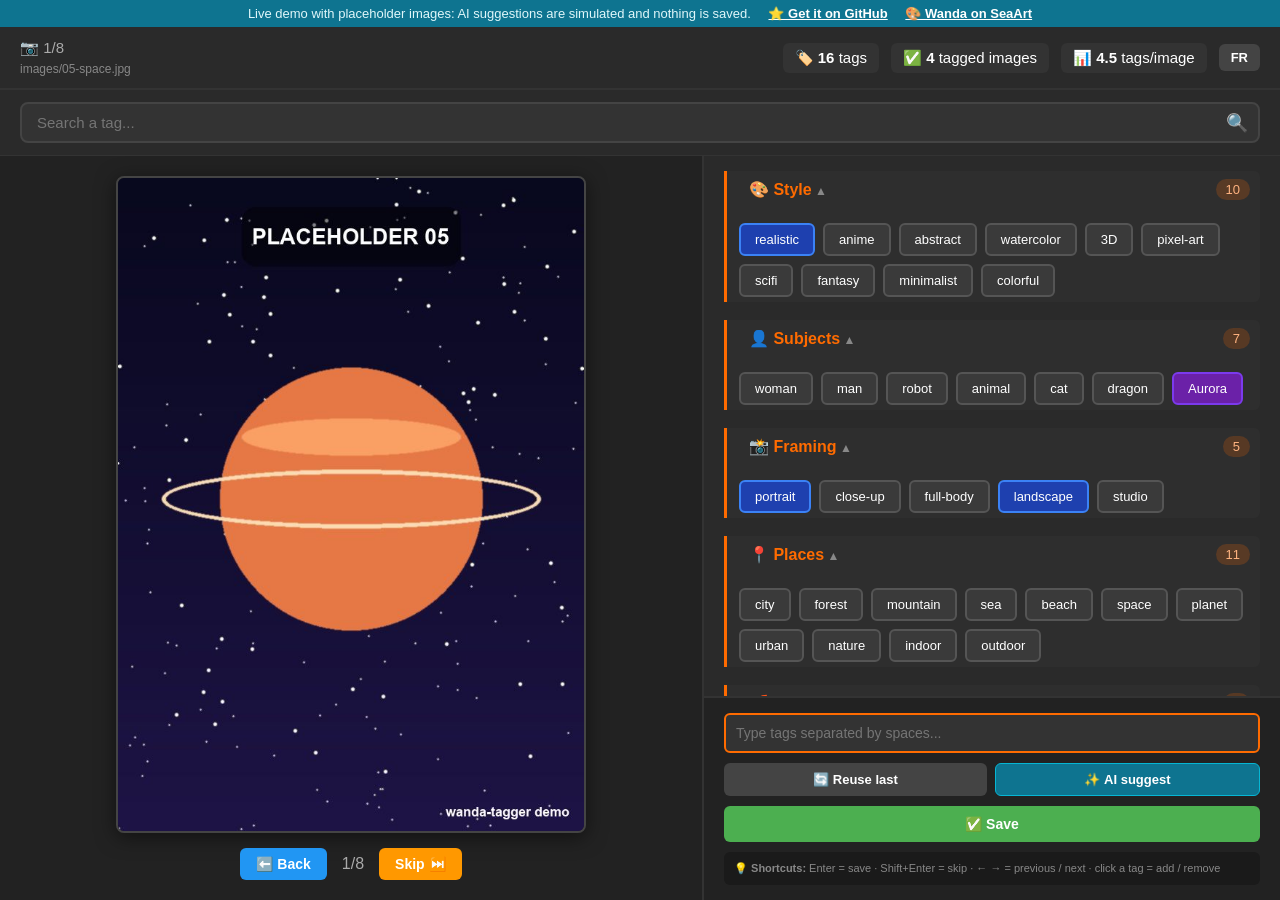
<file: index.html>
<!DOCTYPE html>
<html lang="en">
<head>
    <meta charset="UTF-8">
    <title>Wanda Tagger demo</title>
    <meta http-equiv="refresh" content="0; url=web/?demo">
    <script>location.replace('web/' + (location.search || '?demo'));</script>
</head>
<body><a href="web/?demo">Open the demo</a></body>
</html>
</file>
